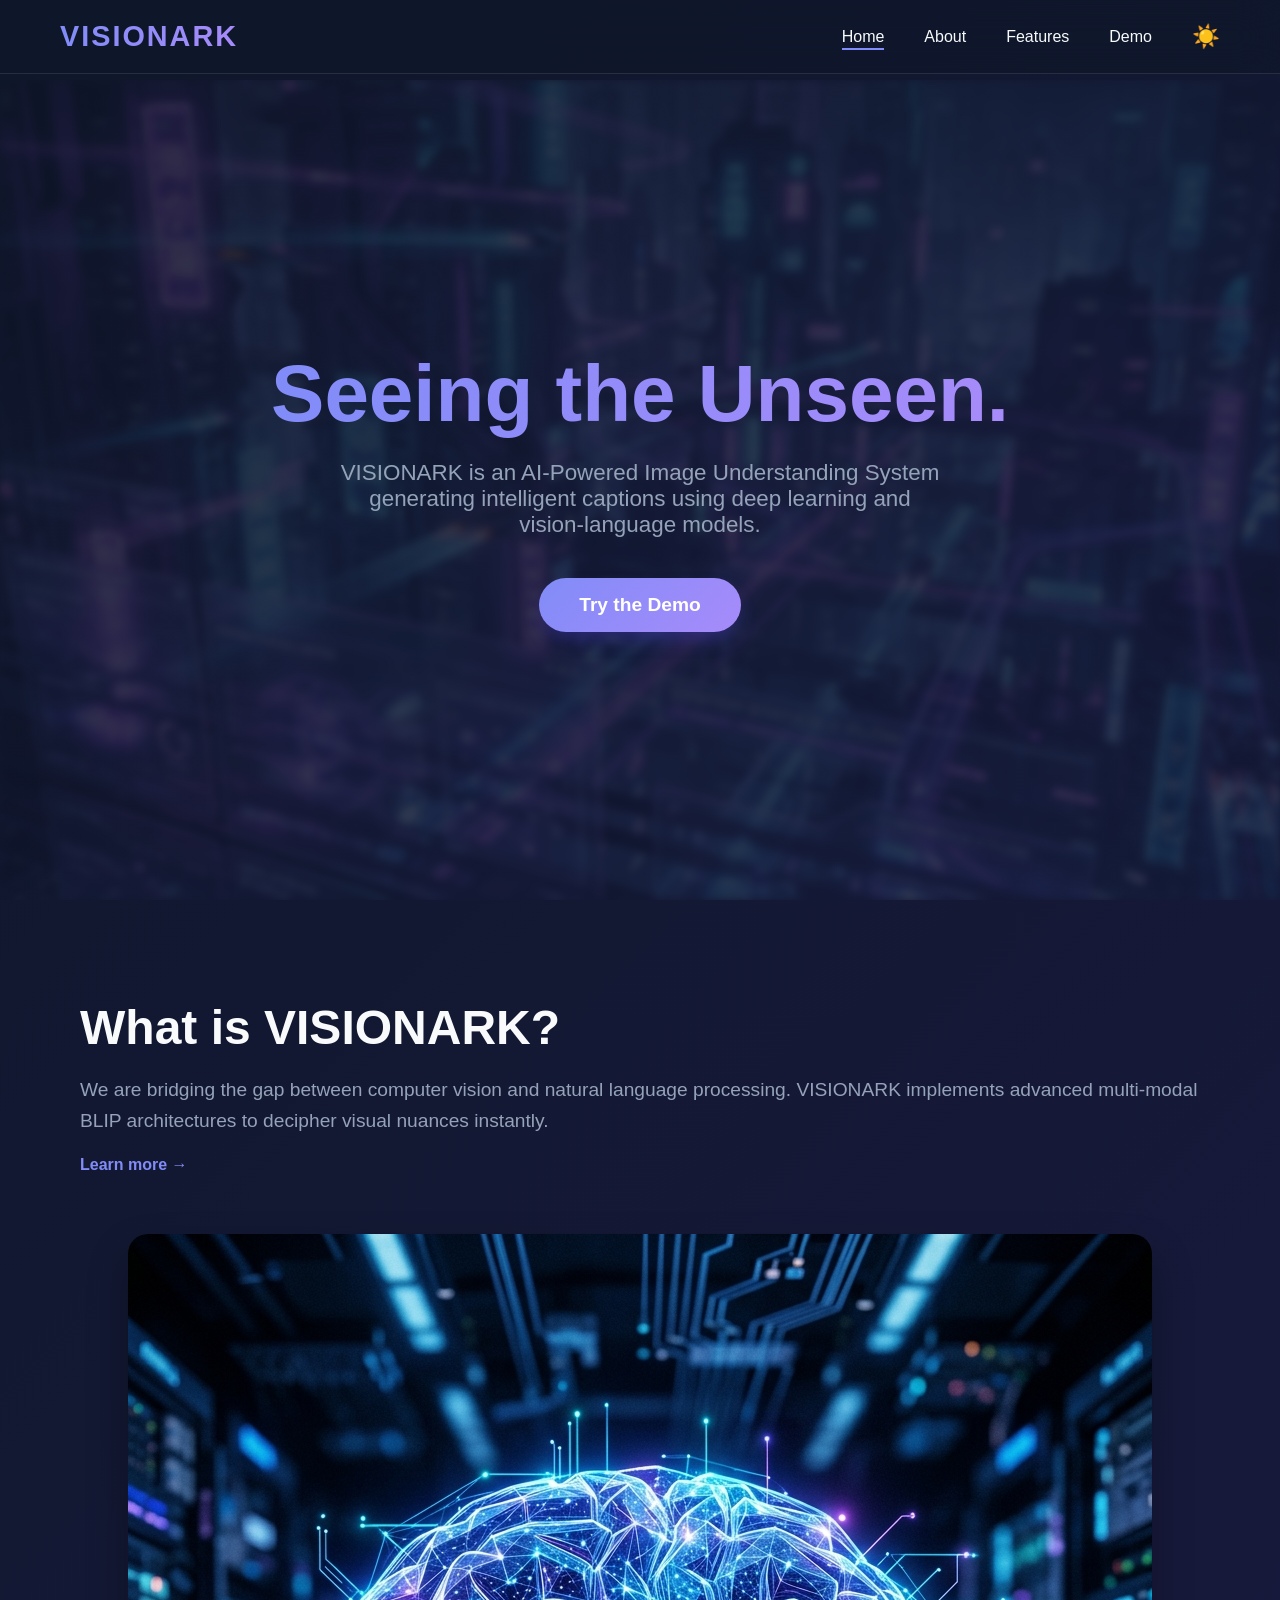
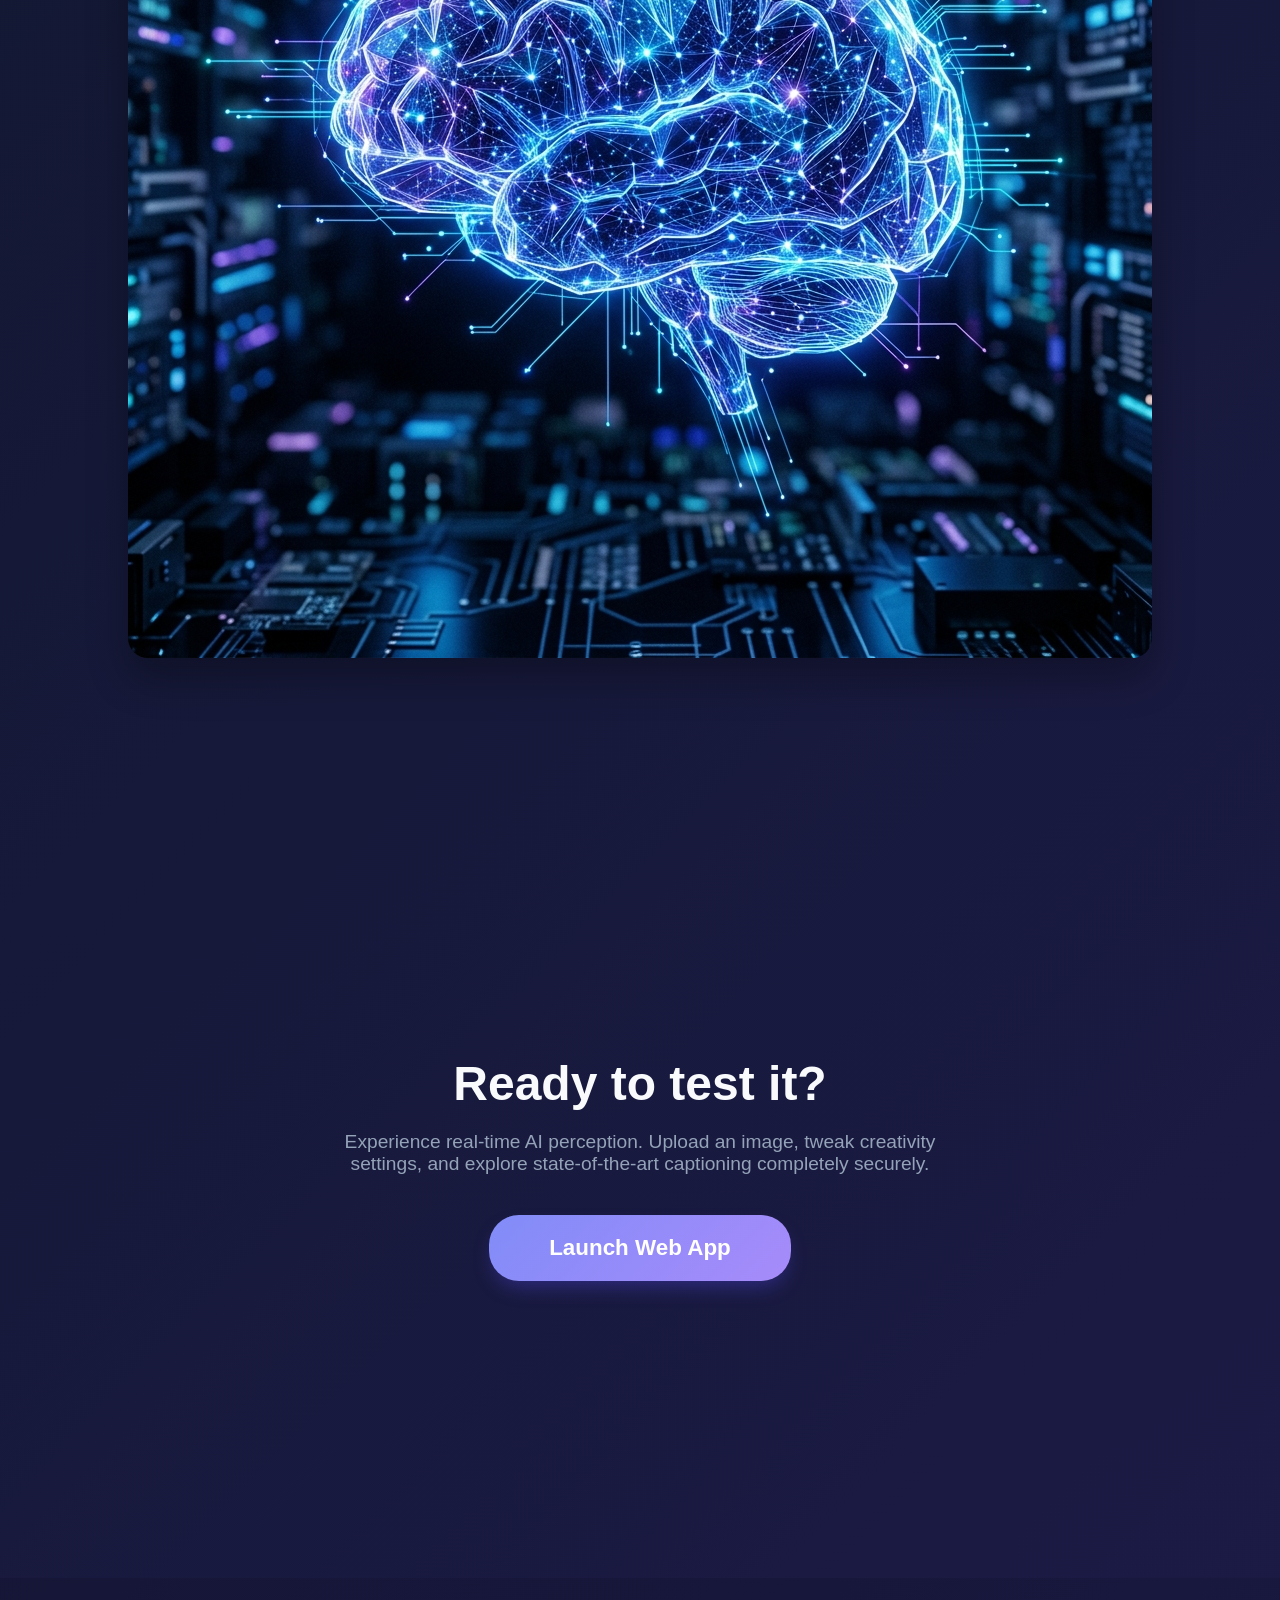
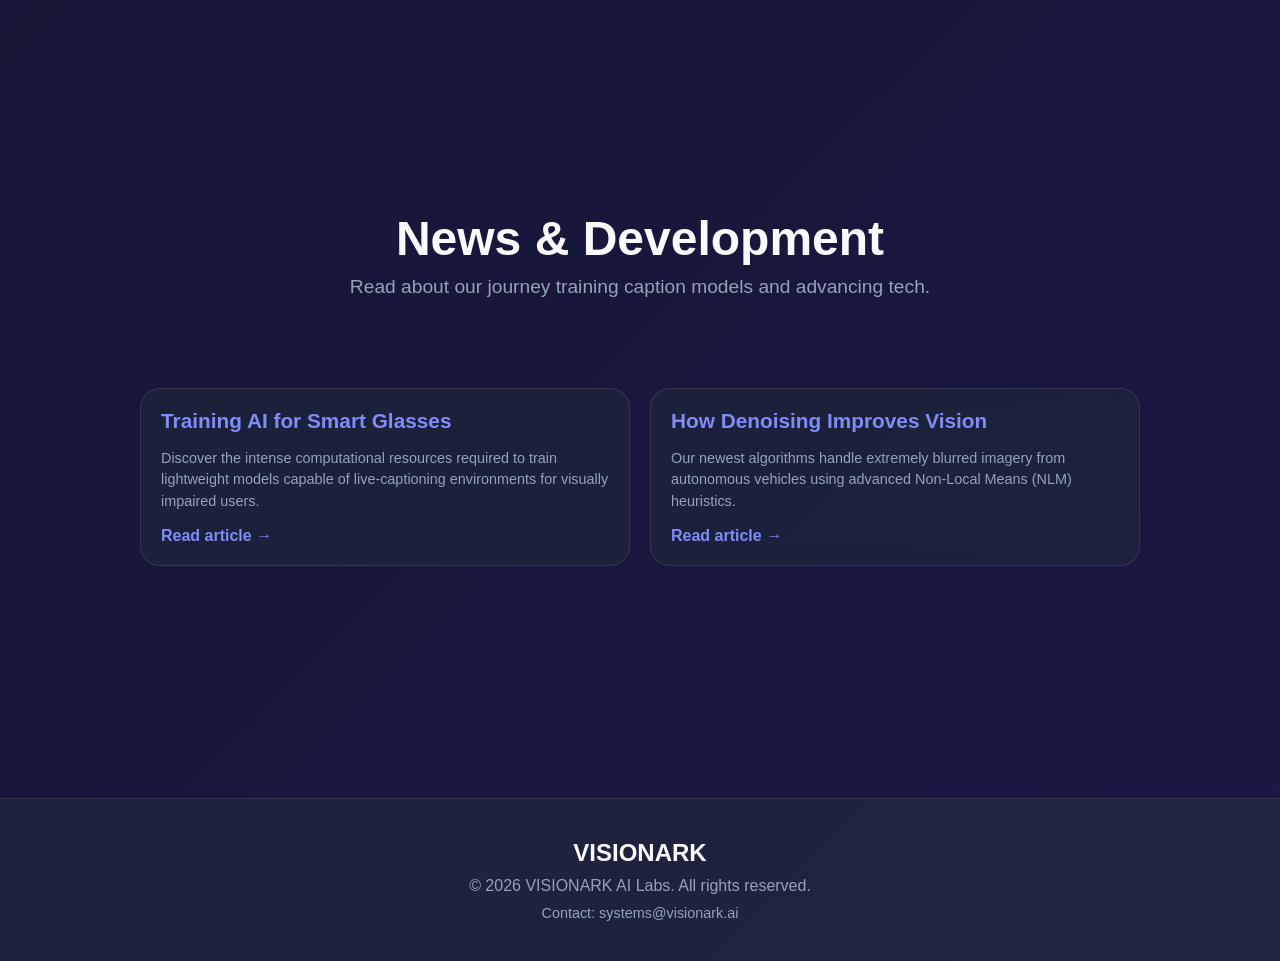
<file: static/index.html>
<!DOCTYPE html>
<html lang="en" data-theme="dark">
<head>
    <meta charset="UTF-8">
    <meta name="viewport" content="width=device-width, initial-scale=1.0">
    <title>VISIONARK - The Future of AI Image Captioning</title>
    <link rel="stylesheet" href="style.css">
</head>
<body>

    <nav>
        <a href="index.html" class="logo">VISIONARK</a>
        <div class="links">
            <a href="index.html#home" class="active">Home</a>
            <a href="about.html">About</a>
            <a href="features.html">Features</a>
            <a href="index.html#demo-preview">Demo</a>
            <button class="theme-toggle" id="themeToggle" onclick="toggleTheme()">☀️</button>
        </div>
    </nav>

    <main>
        <!-- Hero Section -->
        <section id="home" class="hero">
            <img src="assets/hero_background_1776836852157.png" class="hero-bg" alt="Hero Background">
            <h1>Seeing the Unseen.</h1>
            <p>VISIONARK is an AI-Powered Image Understanding System generating intelligent captions using deep learning and vision-language models.</p>
            <a href="demo.html" class="btn-cta">Try the Demo</a>
        </section>

        <!-- Quick About Summary -->
        <section id="about" class="split-section">
            <div class="split-text">
                <h2 class="title-gradient">What is VISIONARK?</h2>
                <p>We are bridging the gap between computer vision and natural language processing. VISIONARK implements advanced multi-modal BLIP architectures to decipher visual nuances instantly.</p>
                <a href="about.html" style="color:var(--primary); font-weight:600; text-decoration:none;">Learn more →</a>
            </div>
            <div class="split-image">
                <img src="assets/about_vision_1776836868625.png" alt="AI Brain Vision">
            </div>
        </section>

        <!-- Demo Hook -->
        <section id="demo-preview" style="text-align:center;">
            <h2 class="title-gradient" style="font-size:3em; margin-bottom: 20px;">Ready to test it?</h2>
            <p style="font-size:1.2em; color:var(--text-muted); margin-bottom: 40px; max-width:600px;">Experience real-time AI perception. Upload an image, tweak creativity settings, and explore state-of-the-art captioning completely securely.</p>
            <a href="demo.html" class="btn-cta" style="padding: 20px 60px; font-size:1.4em;">Launch Web App</a>
        </section>

        <!-- Blog Highlights -->
        <section id="blogs" style="background: rgba(0,0,0,0.1); padding-top: 100px;">
            <h2 class="title-gradient" style="font-size:3em; margin-bottom: 10px;">News & Development</h2>
            <p style="font-size:1.2em; color:var(--text-muted); margin-bottom: 50px;">Read about our journey training caption models and advancing tech.</p>

            <div class="grid-container" style="gap:20px; max-width:1000px;">
                <div class="card" style="padding: 20px; text-align:left;">
                    <h3 style="font-size: 1.3em;">Training AI for Smart Glasses</h3>
                    <p style="font-size: 0.9em; margin-bottom:15px;">Discover the intense computational resources required to train lightweight models capable of live-captioning environments for visually impaired users.</p>
                    <a href="blog-wearables.html" style="color:var(--primary); font-weight:600; text-decoration:none;">Read article →</a>
                </div>
                <div class="card" style="padding: 20px; text-align:left;">
                    <h3 style="font-size: 1.3em;">How Denoising Improves Vision</h3>
                    <p style="font-size: 0.9em; margin-bottom:15px;">Our newest algorithms handle extremely blurred imagery from autonomous vehicles using advanced Non-Local Means (NLM) heuristics.</p>
                    <a href="blog-denoising.html" style="color:var(--primary); font-weight:600; text-decoration:none;">Read article →</a>
                </div>
            </div>
        </section>
    </main>

    <footer>
        <h2 style="margin-bottom: 10px;" class="title-gradient">VISIONARK</h2>
        <p>&copy; 2026 VISIONARK AI Labs. All rights reserved.</p>
        <p style="font-size:0.9em; margin-top:10px;">Contact: systems@visionark.ai</p>
    </footer>

    <script>
        function toggleTheme() {
            const html = document.documentElement;
            const btn = document.getElementById('themeToggle');
            if(html.getAttribute('data-theme') === 'dark') {
                html.setAttribute('data-theme', 'light');
                btn.textContent = '🌙';
                localStorage.setItem('theme', 'light');
            } else {
                html.setAttribute('data-theme', 'dark');
                btn.textContent = '☀️';
                localStorage.setItem('theme', 'dark');
            }
        }

        // Initialize Theme
        const savedTheme = localStorage.getItem('theme') || 'dark';
        document.documentElement.setAttribute('data-theme', savedTheme);
        document.getElementById('themeToggle').textContent = savedTheme === 'dark' ? '☀️' : '🌙';
    </script>
</body>
</html>
</file>
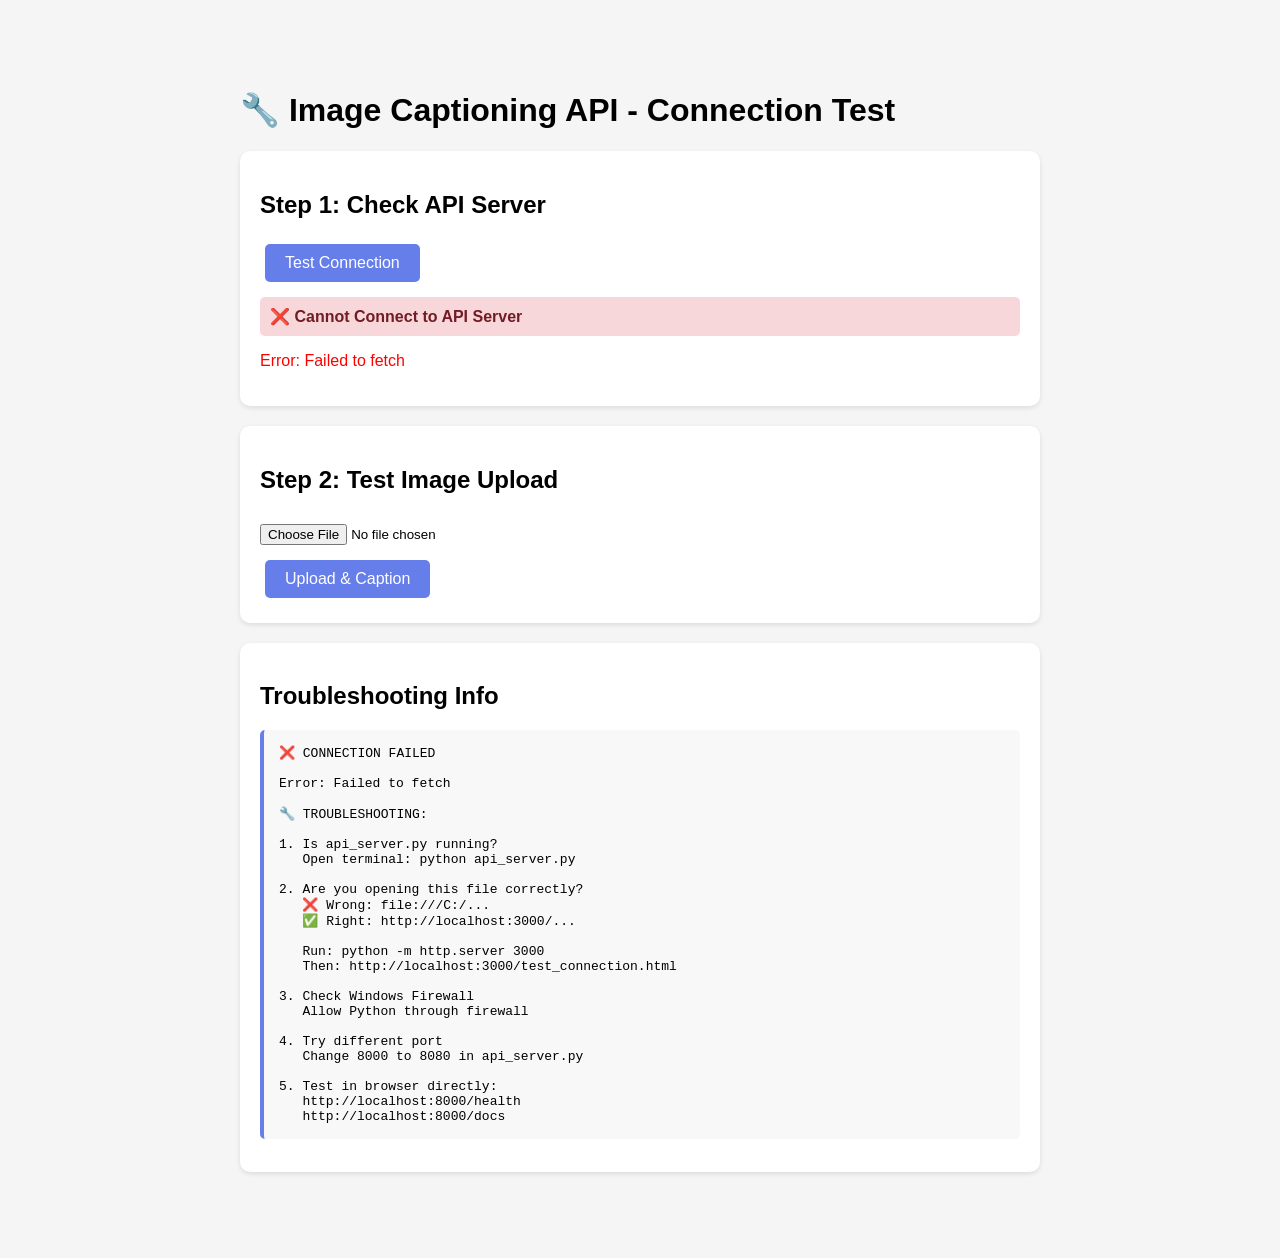
<file: test_connection.html>
<!DOCTYPE html>
<html lang="en">
<head>
    <meta charset="UTF-8">
    <meta name="viewport" content="width=device-width, initial-scale=1.0">
    <title>API Connection Test</title>
    <style>
        body {
            font-family: Arial, sans-serif;
            max-width: 800px;
            margin: 50px auto;
            padding: 20px;
            background: #f5f5f5;
        }
        .test-box {
            background: white;
            padding: 20px;
            border-radius: 10px;
            margin-bottom: 20px;
            box-shadow: 0 2px 5px rgba(0,0,0,0.1);
        }
        button {
            background: #667eea;
            color: white;
            border: none;
            padding: 10px 20px;
            border-radius: 5px;
            cursor: pointer;
            font-size: 16px;
            margin: 5px;
        }
        button:hover {
            background: #5568d3;
        }
        pre {
            background: #f8f8f8;
            padding: 15px;
            border-radius: 5px;
            overflow-x: auto;
            border-left: 4px solid #667eea;
        }
        .success { color: green; }
        .error { color: red; }
        .warning { color: orange; }
        .status {
            padding: 10px;
            border-radius: 5px;
            margin: 10px 0;
            font-weight: bold;
        }
        .status.online {
            background: #d4edda;
            color: #155724;
        }
        .status.offline {
            background: #f8d7da;
            color: #721c24;
        }
        input[type="file"] {
            margin: 10px 0;
        }
        img {
            max-width: 300px;
            border-radius: 5px;
            margin: 10px 0;
        }
    </style>
</head>
<body>
    <h1>🔧 Image Captioning API - Connection Test</h1>
    
    <div class="test-box">
        <h2>Step 1: Check API Server</h2>
        <button onclick="checkHealth()">Test Connection</button>
        <div id="healthStatus"></div>
    </div>

    <div class="test-box">
        <h2>Step 2: Test Image Upload</h2>
        <input type="file" id="testImage" accept="image/*" onchange="previewImage()">
        <div id="imagePreview"></div>
        <button onclick="testUpload()" id="uploadBtn" disabled>Upload & Caption</button>
        <div id="uploadStatus"></div>
    </div>

    <div class="test-box">
        <h2>Troubleshooting Info</h2>
        <pre id="troubleshoot">
Click "Test Connection" above to start...
        </pre>
    </div>

    <script>
        const API_URL = 'http://localhost:8000';
        let selectedFile = null;

        async function checkHealth() {
            const statusDiv = document.getElementById('healthStatus');
            const troubleshoot = document.getElementById('troubleshoot');
            
            statusDiv.innerHTML = '<p class="warning">⏳ Testing connection...</p>';
            troubleshoot.textContent = 'Testing connection to ' + API_URL + '...\n';
            
            try {
                const response = await fetch(API_URL + '/health', {
                    method: 'GET',
                    mode: 'cors'
                });
                
                if (!response.ok) {
                    throw new Error('Server returned: ' + response.status);
                }
                
                const data = await response.json();
                
                statusDiv.innerHTML = `
                    <div class="status online">
                        ✅ API Server is Online!
                    </div>
                    <pre>${JSON.stringify(data, null, 2)}</pre>
                `;
                
                troubleshoot.textContent = 
                    '✅ SUCCESS! API is reachable\n\n' +
                    'Status: ' + data.status + '\n' +
                    'Model Loaded: ' + data.model_loaded + '\n' +
                    'Device: ' + data.device + '\n' +
                    'CUDA Available: ' + data.cuda_available + '\n\n' +
                    'Next: Upload an image to test captioning!';
                
            } catch (error) {
                statusDiv.innerHTML = `
                    <div class="status offline">
                        ❌ Cannot Connect to API Server
                    </div>
                    <p class="error">Error: ${error.message}</p>
                `;
                
                troubleshoot.textContent = 
                    '❌ CONNECTION FAILED\n\n' +
                    'Error: ' + error.message + '\n\n' +
                    '🔧 TROUBLESHOOTING:\n\n' +
                    '1. Is api_server.py running?\n' +
                    '   Open terminal: python api_server.py\n\n' +
                    '2. Are you opening this file correctly?\n' +
                    '   ❌ Wrong: file:///C:/...\n' +
                    '   ✅ Right: http://localhost:3000/...\n\n' +
                    '   Run: python -m http.server 3000\n' +
                    '   Then: http://localhost:3000/test_connection.html\n\n' +
                    '3. Check Windows Firewall\n' +
                    '   Allow Python through firewall\n\n' +
                    '4. Try different port\n' +
                    '   Change 8000 to 8080 in api_server.py\n\n' +
                    '5. Test in browser directly:\n' +
                    '   http://localhost:8000/health\n' +
                    '   http://localhost:8000/docs';
            }
        }

        function previewImage() {
            const file = document.getElementById('testImage').files[0];
            const preview = document.getElementById('imagePreview');
            const uploadBtn = document.getElementById('uploadBtn');
            
            if (file) {
                selectedFile = file;
                const reader = new FileReader();
                reader.onload = (e) => {
                    preview.innerHTML = `
                        <img src="${e.target.result}" alt="Preview">
                        <p>File: ${file.name} (${(file.size / 1024).toFixed(2)} KB)</p>
                    `;
                    uploadBtn.disabled = false;
                };
                reader.readAsDataURL(file);
            }
        }

        async function testUpload() {
            if (!selectedFile) {
                alert('Please select an image first!');
                return;
            }

            const statusDiv = document.getElementById('uploadStatus');
            statusDiv.innerHTML = '<p class="warning">⏳ Generating caption...</p>';

            try {
                const formData = new FormData();
                formData.append('file', selectedFile);
                formData.append('max_tokens', '60');
                formData.append('num_beams', '5');

                const response = await fetch(API_URL + '/caption', {
                    method: 'POST',
                    body: formData
                });

                if (!response.ok) {
                    throw new Error('Upload failed: ' + response.status);
                }

                const data = await response.json();

                if (data.success) {
                    statusDiv.innerHTML = `
                        <div class="status online">
                            ✅ Caption Generated Successfully!
                        </div>
                        <h3>Caption:</h3>
                        <pre>${data.caption}</pre>
                        <p><small>Device: ${data.device}</small></p>
                    `;
                } else {
                    throw new Error('Caption generation failed');
                }

            } catch (error) {
                statusDiv.innerHTML = `
                    <div class="status offline">
                        ❌ Upload Failed
                    </div>
                    <p class="error">Error: ${error.message}</p>
                `;
            }
        }

        // Auto-check on load
        window.onload = () => {
            setTimeout(checkHealth, 500);
        };
    </script>
</body>
</html>
</file>
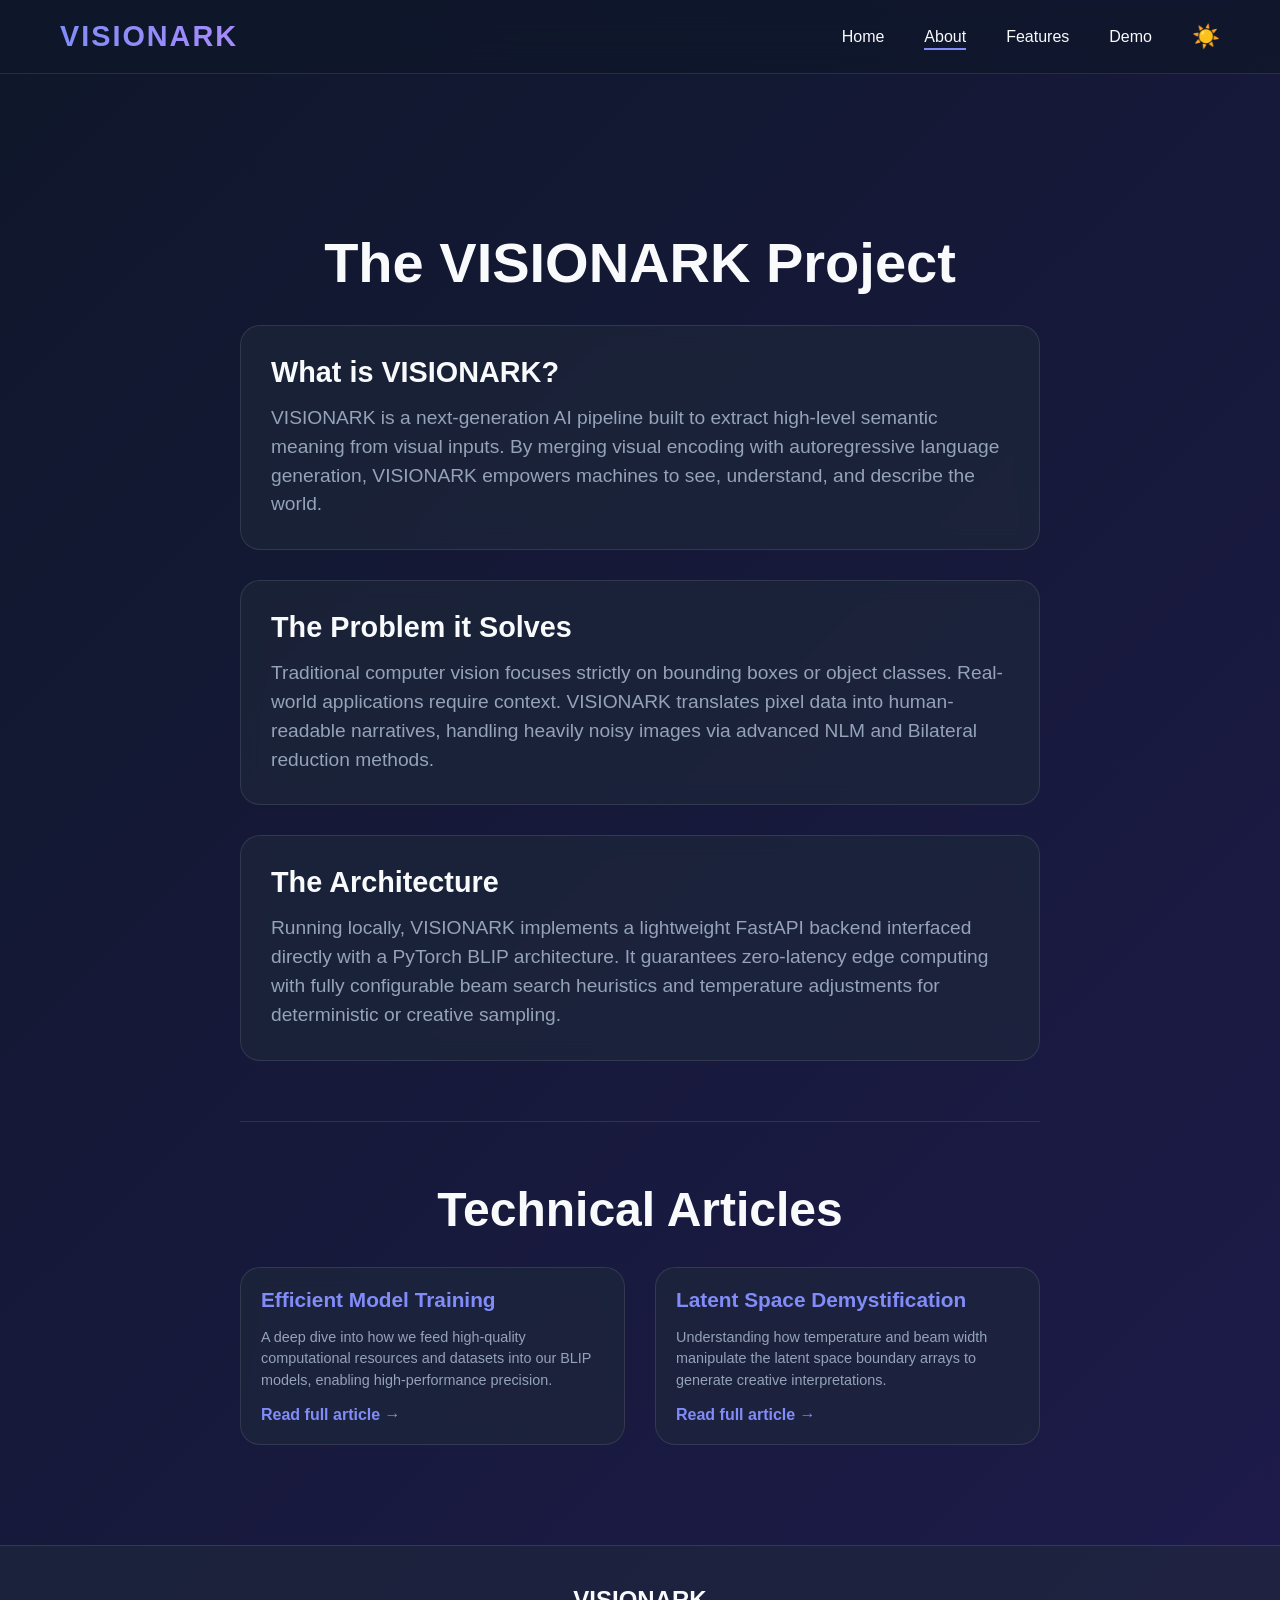
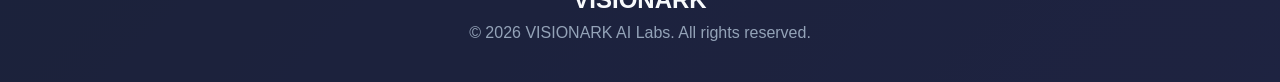
<file: static/about.html>
<!DOCTYPE html>
<html lang="en" data-theme="dark">
<head>
    <meta charset="UTF-8">
    <meta name="viewport" content="width=device-width, initial-scale=1.0">
    <title>About - VISIONARK</title>
    <link rel="stylesheet" href="style.css">
</head>
<body>

    <nav>
        <a href="index.html" class="logo">VISIONARK</a>
        <div class="links">
            <a href="index.html">Home</a>
            <a href="about.html" class="active">About</a>
            <a href="features.html">Features</a>
            <a href="demo.html">Demo</a>
            <button class="theme-toggle" id="themeToggle" onclick="toggleTheme()">☀️</button>
        </div>
    </nav>

    <main>
        <section style="justify-content: flex-start; padding-top: 150px;">
            <div style="max-width: 800px; width: 100%; text-align: left;">
                <h1 class="title-gradient" style="font-size: 3.5em; margin-bottom: 30px; text-align: center;">The VISIONARK Project</h1>
                
                <div class="card" style="margin-bottom: 30px;">
                    <h3 style="margin-bottom:15px; color:var(--text-main); font-size: 1.8em;">What is VISIONARK?</h3>
                    <p style="font-size: 1.2em;">VISIONARK is a next-generation AI pipeline built to extract high-level semantic meaning from visual inputs. By merging visual encoding with autoregressive language generation, VISIONARK empowers machines to see, understand, and describe the world.</p>
                </div>

                <div class="card" style="margin-bottom: 30px;">
                    <h3 style="margin-bottom:15px; color:var(--text-main); font-size: 1.8em;">The Problem it Solves</h3>
                    <p style="font-size: 1.2em;">Traditional computer vision focuses strictly on bounding boxes or object classes. Real-world applications require context. VISIONARK translates pixel data into human-readable narratives, handling heavily noisy images via advanced NLM and Bilateral reduction methods.</p>
                </div>

                <div class="card">
                    <h3 style="margin-bottom:15px; color:var(--text-main); font-size: 1.8em;">The Architecture</h3>
                    <p style="font-size: 1.2em;">Running locally, VISIONARK implements a lightweight FastAPI backend interfaced directly with a PyTorch BLIP architecture. It guarantees zero-latency edge computing with fully configurable beam search heuristics and temperature adjustments for deterministic or creative sampling.</p>
                </div>
                
                <hr style="border: 0; border-top: 1px solid var(--glass-border); margin: 60px 0;">

                <h1 class="title-gradient" style="font-size: 3em; margin-bottom: 30px; text-align: center;">Technical Articles</h1>
                <div class="grid-container" style="gap:30px; grid-template-columns: 1fr 1fr; margin-top:0;">
                    <div class="card" style="padding: 20px;">
                        <h3 style="font-size: 1.3em;">Efficient Model Training</h3>
                        <p style="font-size: 0.9em; margin-bottom:15px;">A deep dive into how we feed high-quality computational resources and datasets into our BLIP models, enabling high-performance precision.</p>
                        <a href="blog-training.html" style="color:var(--primary); font-weight:600; text-decoration:none;">Read full article →</a>
                    </div>
                     <div class="card" style="padding: 20px;">
                        <h3 style="font-size: 1.3em;">Latent Space Demystification</h3>
                        <p style="font-size: 0.9em; margin-bottom:15px;">Understanding how temperature and beam width manipulate the latent space boundary arrays to generate creative interpretations.</p>
                        <a href="blog-latent-space.html" style="color:var(--primary); font-weight:600; text-decoration:none;">Read full article →</a>
                    </div>
                </div>

            </div>
        </section>
    </main>

    <footer>
        <h2 style="margin-bottom: 10px;" class="title-gradient">VISIONARK</h2>
        <p>&copy; 2026 VISIONARK AI Labs. All rights reserved.</p>
    </footer>

    <script>
        function toggleTheme() {
            const html = document.documentElement;
            const btn = document.getElementById('themeToggle');
            if(html.getAttribute('data-theme') === 'dark') {
                html.setAttribute('data-theme', 'light');
                btn.textContent = '🌙';
                localStorage.setItem('theme', 'light');
            } else {
                html.setAttribute('data-theme', 'dark');
                btn.textContent = '☀️';
                localStorage.setItem('theme', 'dark');
            }
        }
        const savedTheme = localStorage.getItem('theme') || 'dark';
        document.documentElement.setAttribute('data-theme', savedTheme);
        document.getElementById('themeToggle').textContent = savedTheme === 'dark' ? '☀️' : '🌙';
    </script>
</body>
</html>
</file>
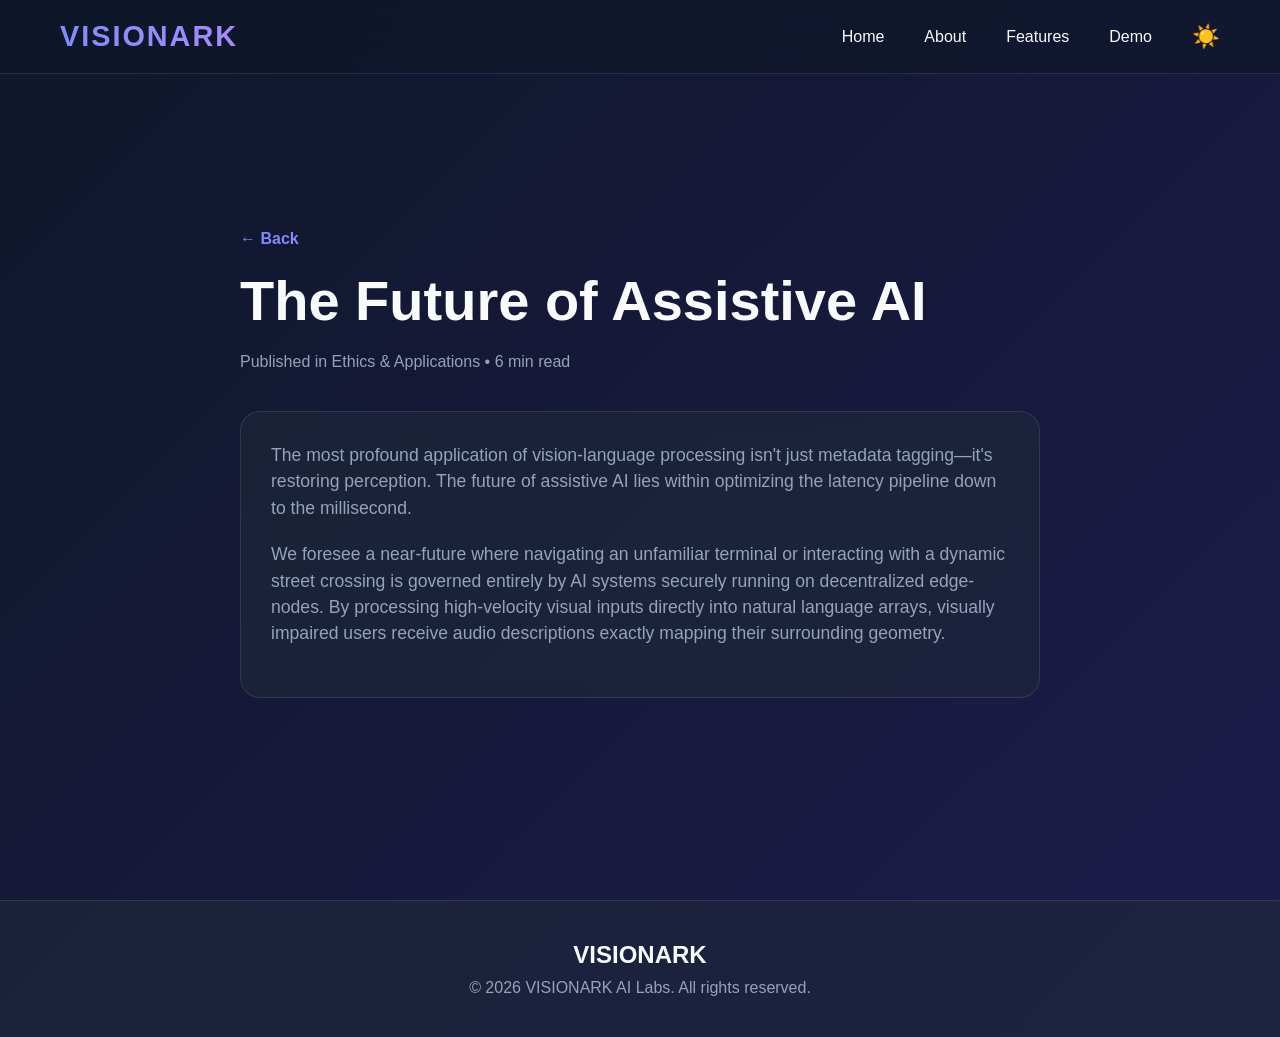
<file: static/blog-assistive.html>
<!DOCTYPE html>
<html lang="en" data-theme="dark">
<head>
    <meta charset="UTF-8">
    <meta name="viewport" content="width=device-width, initial-scale=1.0">
    <title>The Future of Assistive AI - Blog</title>
    <link rel="stylesheet" href="style.css">
</head>
<body>
    <nav>
        <a href="index.html" class="logo">VISIONARK</a>
        <div class="links">
            <a href="index.html">Home</a>
            <a href="about.html">About</a>
            <a href="features.html">Features</a>
            <a href="demo.html">Demo</a>
            <button class="theme-toggle" id="themeToggle" onclick="toggleTheme()">☀️</button>
        </div>
    </nav>

    <main>
        <section style="justify-content: flex-start; padding-top: 150px;">
            <article style="max-width: 800px; width: 100%; text-align: left;">
                <a href="features.html" style="color:var(--primary); font-weight:600; text-decoration:none; margin-bottom: 20px; display:inline-block;">← Back</a>
                <h1 class="title-gradient" style="font-size: 3.5em; margin-bottom: 20px;">The Future of Assistive AI</h1>
                <p style="color:var(--text-muted); margin-bottom:40px;">Published in Ethics & Applications • 6 min read</p>
                
                <div class="card" style="margin-bottom: 30px; font-size: 1.1em; line-height: 1.8;">
                    <p style="margin-bottom:20px;">The most profound application of vision-language processing isn't just metadata tagging—it's restoring perception. The future of assistive AI lies within optimizing the latency pipeline down to the millisecond.</p>
                    <p style="margin-bottom:20px;">We foresee a near-future where navigating an unfamiliar terminal or interacting with a dynamic street crossing is governed entirely by AI systems securely running on decentralized edge-nodes. By processing high-velocity visual inputs directly into natural language arrays, visually impaired users receive audio descriptions exactly mapping their surrounding geometry.</p>
                </div>
            </article>
        </section>
    </main>

    <footer>
        <h2 style="margin-bottom: 10px;" class="title-gradient">VISIONARK</h2>
        <p>&copy; 2026 VISIONARK AI Labs. All rights reserved.</p>
    </footer>

    <script>
        function toggleTheme() {
            const html = document.documentElement;
            const btn = document.getElementById('themeToggle');
            if(html.getAttribute('data-theme') === 'dark') {
                html.setAttribute('data-theme', 'light');
                btn.textContent = '🌙';
                localStorage.setItem('theme', 'light');
            } else {
                html.setAttribute('data-theme', 'dark');
                btn.textContent = '☀️';
                localStorage.setItem('theme', 'dark');
            }
        }
        const savedTheme = localStorage.getItem('theme') || 'dark';
        document.documentElement.setAttribute('data-theme', savedTheme);
        document.getElementById('themeToggle').textContent = savedTheme === 'dark' ? '☀️' : '🌙';
    </script>
</body>
</html>
</file>
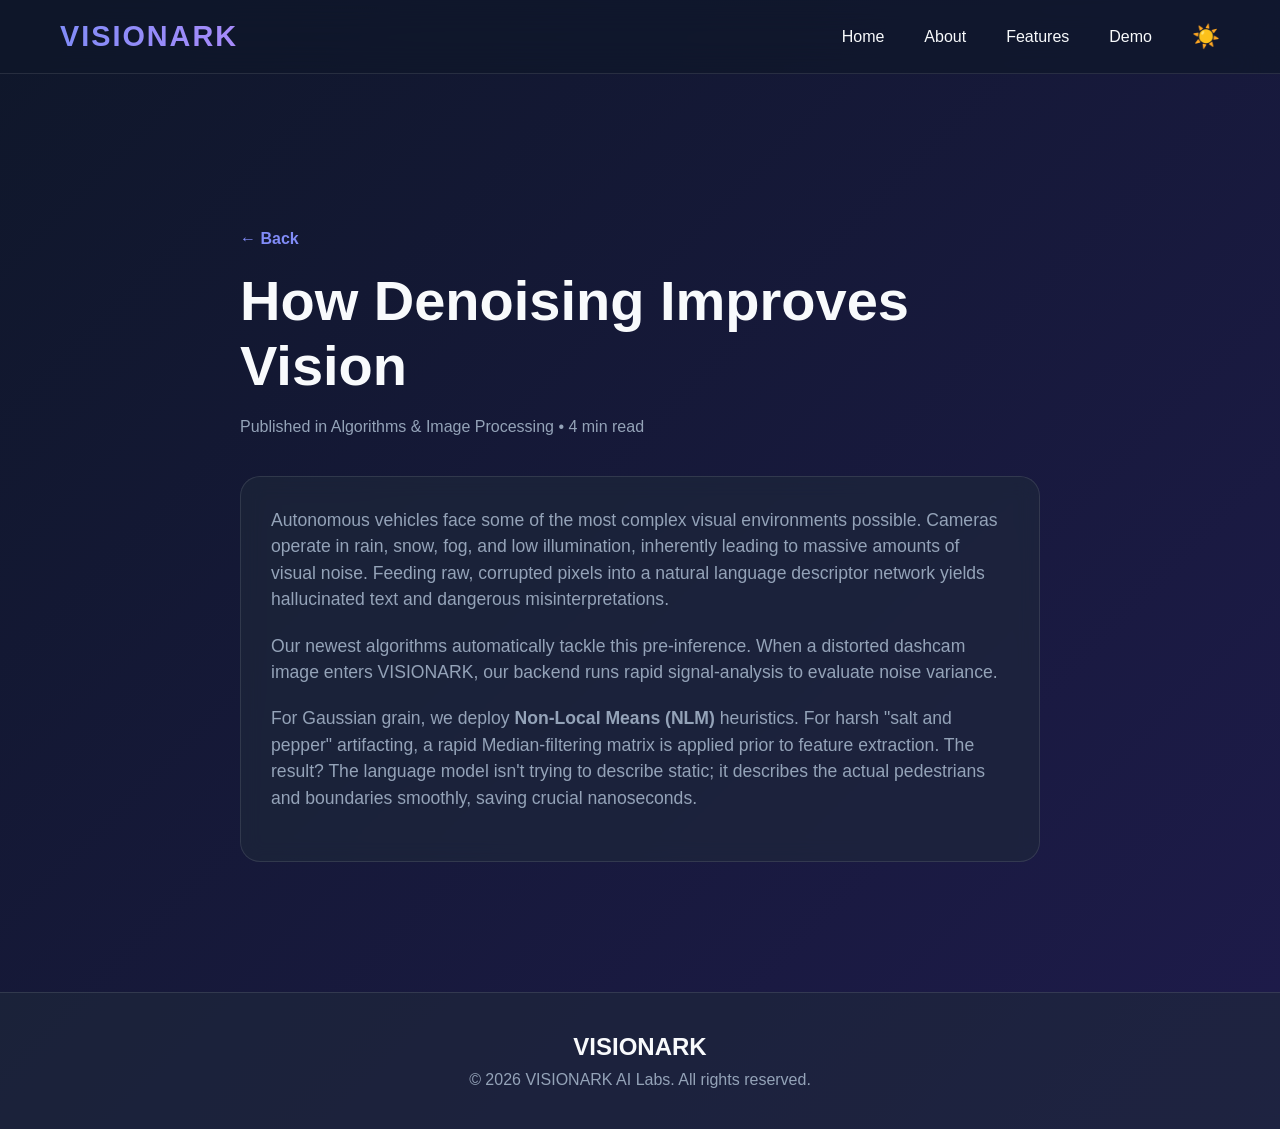
<file: static/blog-denoising.html>
<!DOCTYPE html>
<html lang="en" data-theme="dark">
<head>
    <meta charset="UTF-8">
    <meta name="viewport" content="width=device-width, initial-scale=1.0">
    <title>How Denoising Improves Vision - Blog</title>
    <link rel="stylesheet" href="style.css">
</head>
<body>

    <nav>
        <a href="index.html" class="logo">VISIONARK</a>
        <div class="links">
            <a href="index.html">Home</a>
            <a href="about.html">About</a>
            <a href="features.html">Features</a>
            <a href="demo.html">Demo</a>
            <button class="theme-toggle" id="themeToggle" onclick="toggleTheme()">☀️</button>
        </div>
    </nav>

    <main>
        <section style="justify-content: flex-start; padding-top: 150px;">
            <article style="max-width: 800px; width: 100%; text-align: left;">
                <a href="index.html" style="color:var(--primary); font-weight:600; text-decoration:none; margin-bottom: 20px; display:inline-block;">← Back</a>
                <h1 class="title-gradient" style="font-size: 3.5em; margin-bottom: 20px;">How Denoising Improves Vision</h1>
                <p style="color:var(--text-muted); margin-bottom:40px;">Published in Algorithms & Image Processing • 4 min read</p>
                
                <div class="card" style="margin-bottom: 30px; font-size: 1.1em; line-height: 1.8;">
                    <p style="margin-bottom:20px;">Autonomous vehicles face some of the most complex visual environments possible. Cameras operate in rain, snow, fog, and low illumination, inherently leading to massive amounts of visual noise. Feeding raw, corrupted pixels into a natural language descriptor network yields hallucinated text and dangerous misinterpretations.</p>
                    <p style="margin-bottom:20px;">Our newest algorithms automatically tackle this pre-inference. When a distorted dashcam image enters VISIONARK, our backend runs rapid signal-analysis to evaluate noise variance.</p>
                    <p style="margin-bottom:20px;">For Gaussian grain, we deploy <strong>Non-Local Means (NLM)</strong> heuristics. For harsh "salt and pepper" artifacting, a rapid Median-filtering matrix is applied prior to feature extraction. The result? The language model isn't trying to describe static; it describes the actual pedestrians and boundaries smoothly, saving crucial nanoseconds.</p>
                </div>
            </article>
        </section>
    </main>

    <footer>
        <h2 style="margin-bottom: 10px;" class="title-gradient">VISIONARK</h2>
        <p>&copy; 2026 VISIONARK AI Labs. All rights reserved.</p>
    </footer>

    <script>
        function toggleTheme() {
            const html = document.documentElement;
            const btn = document.getElementById('themeToggle');
            if(html.getAttribute('data-theme') === 'dark') {
                html.setAttribute('data-theme', 'light');
                btn.textContent = '🌙';
                localStorage.setItem('theme', 'light');
            } else {
                html.setAttribute('data-theme', 'dark');
                btn.textContent = '☀️';
                localStorage.setItem('theme', 'dark');
            }
        }
        const savedTheme = localStorage.getItem('theme') || 'dark';
        document.documentElement.setAttribute('data-theme', savedTheme);
        document.getElementById('themeToggle').textContent = savedTheme === 'dark' ? '☀️' : '🌙';
    </script>
</body>
</html>
</file>
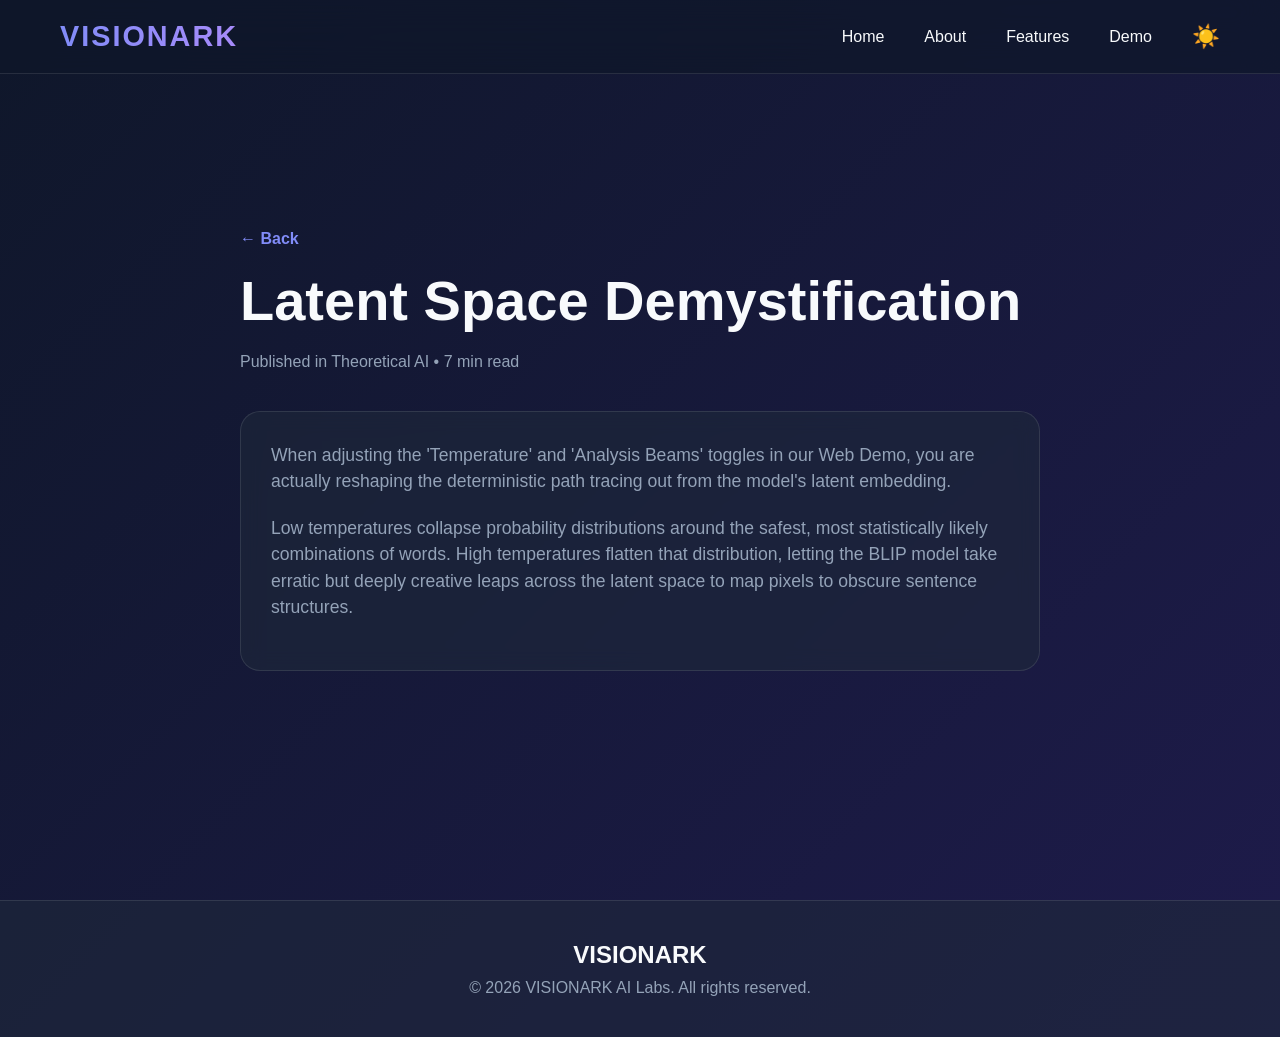
<file: static/blog-latent-space.html>
<!DOCTYPE html>
<html lang="en" data-theme="dark">
<head>
    <meta charset="UTF-8">
    <meta name="viewport" content="width=device-width, initial-scale=1.0">
    <title>Latent Space Demystification - Blog</title>
    <link rel="stylesheet" href="style.css">
</head>
<body>
    <nav>
        <a href="index.html" class="logo">VISIONARK</a>
        <div class="links">
            <a href="index.html">Home</a>
            <a href="about.html">About</a>
            <a href="features.html">Features</a>
            <a href="demo.html">Demo</a>
            <button class="theme-toggle" id="themeToggle" onclick="toggleTheme()">☀️</button>
        </div>
    </nav>

    <main>
        <section style="justify-content: flex-start; padding-top: 150px;">
            <article style="max-width: 800px; width: 100%; text-align: left;">
                <a href="about.html" style="color:var(--primary); font-weight:600; text-decoration:none; margin-bottom: 20px; display:inline-block;">← Back</a>
                <h1 class="title-gradient" style="font-size: 3.5em; margin-bottom: 20px;">Latent Space Demystification</h1>
                <p style="color:var(--text-muted); margin-bottom:40px;">Published in Theoretical AI • 7 min read</p>
                
                <div class="card" style="margin-bottom: 30px; font-size: 1.1em; line-height: 1.8;">
                    <p style="margin-bottom:20px;">When adjusting the 'Temperature' and 'Analysis Beams' toggles in our Web Demo, you are actually reshaping the deterministic path tracing out from the model's latent embedding.</p>
                    <p style="margin-bottom:20px;">Low temperatures collapse probability distributions around the safest, most statistically likely combinations of words. High temperatures flatten that distribution, letting the BLIP model take erratic but deeply creative leaps across the latent space to map pixels to obscure sentence structures.</p>
                </div>
            </article>
        </section>
    </main>

    <footer>
        <h2 style="margin-bottom: 10px;" class="title-gradient">VISIONARK</h2>
        <p>&copy; 2026 VISIONARK AI Labs. All rights reserved.</p>
    </footer>

    <script>
        function toggleTheme() {
            const html = document.documentElement;
            const btn = document.getElementById('themeToggle');
            if(html.getAttribute('data-theme') === 'dark') {
                html.setAttribute('data-theme', 'light');
                btn.textContent = '🌙';
                localStorage.setItem('theme', 'light');
            } else {
                html.setAttribute('data-theme', 'dark');
                btn.textContent = '☀️';
                localStorage.setItem('theme', 'dark');
            }
        }
        const savedTheme = localStorage.getItem('theme') || 'dark';
        document.documentElement.setAttribute('data-theme', savedTheme);
        document.getElementById('themeToggle').textContent = savedTheme === 'dark' ? '☀️' : '🌙';
    </script>
</body>
</html>
</file>
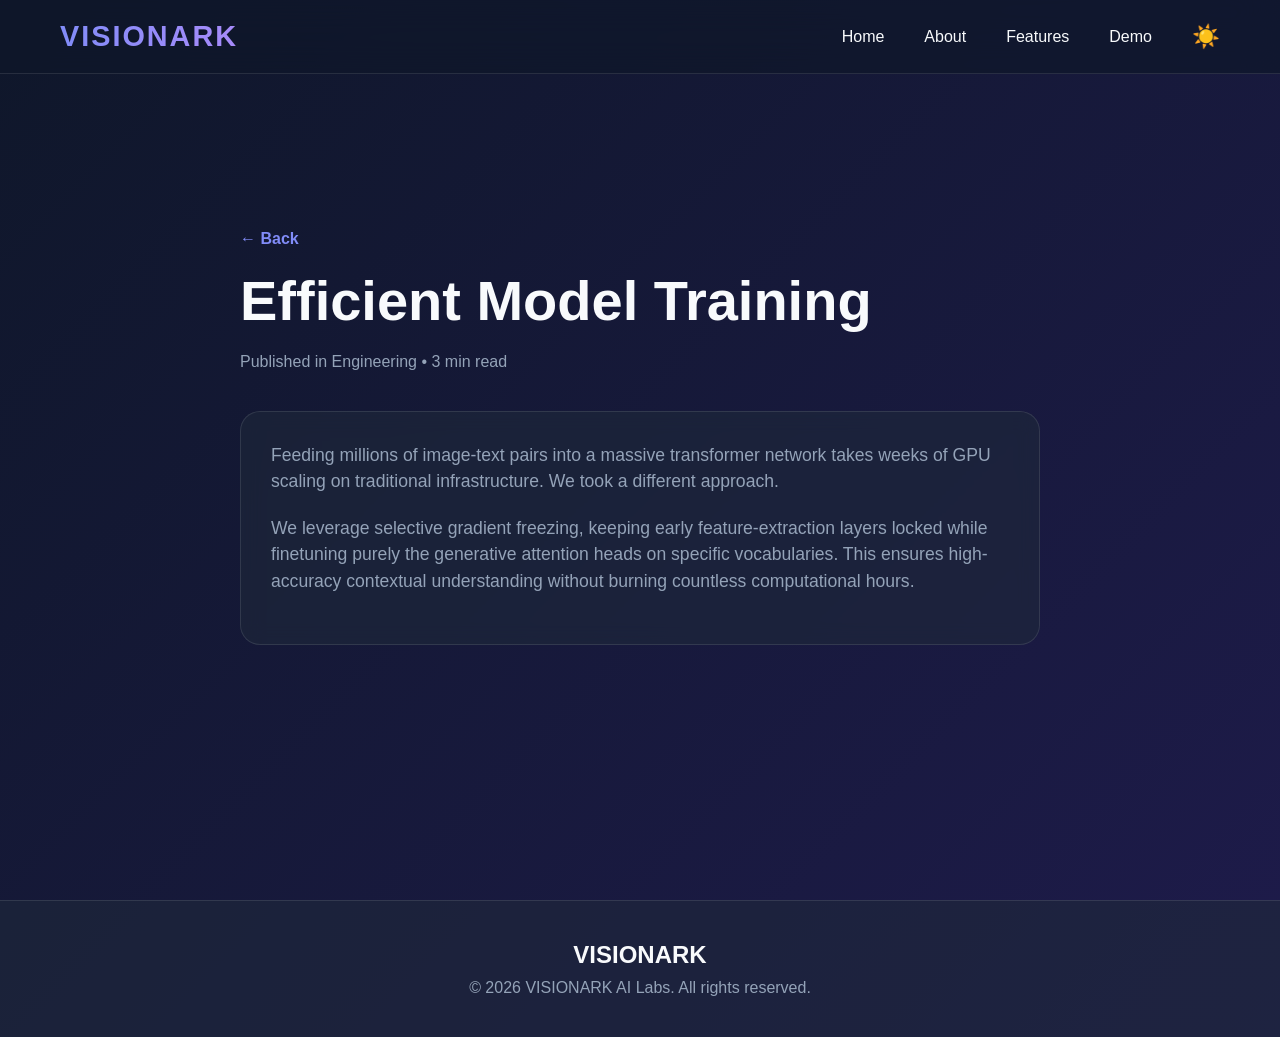
<file: static/blog-training.html>
<!DOCTYPE html>
<html lang="en" data-theme="dark">
<head>
    <meta charset="UTF-8">
    <meta name="viewport" content="width=device-width, initial-scale=1.0">
    <title>Efficient Model Training - Blog</title>
    <link rel="stylesheet" href="style.css">
</head>
<body>
    <nav>
        <a href="index.html" class="logo">VISIONARK</a>
        <div class="links">
            <a href="index.html">Home</a>
            <a href="about.html">About</a>
            <a href="features.html">Features</a>
            <a href="demo.html">Demo</a>
            <button class="theme-toggle" id="themeToggle" onclick="toggleTheme()">☀️</button>
        </div>
    </nav>

    <main>
        <section style="justify-content: flex-start; padding-top: 150px;">
            <article style="max-width: 800px; width: 100%; text-align: left;">
                <a href="about.html" style="color:var(--primary); font-weight:600; text-decoration:none; margin-bottom: 20px; display:inline-block;">← Back</a>
                <h1 class="title-gradient" style="font-size: 3.5em; margin-bottom: 20px;">Efficient Model Training</h1>
                <p style="color:var(--text-muted); margin-bottom:40px;">Published in Engineering • 3 min read</p>
                
                <div class="card" style="margin-bottom: 30px; font-size: 1.1em; line-height: 1.8;">
                    <p style="margin-bottom:20px;">Feeding millions of image-text pairs into a massive transformer network takes weeks of GPU scaling on traditional infrastructure. We took a different approach.</p>
                    <p style="margin-bottom:20px;">We leverage selective gradient freezing, keeping early feature-extraction layers locked while finetuning purely the generative attention heads on specific vocabularies. This ensures high-accuracy contextual understanding without burning countless computational hours.</p>
                </div>
            </article>
        </section>
    </main>

    <footer>
        <h2 style="margin-bottom: 10px;" class="title-gradient">VISIONARK</h2>
        <p>&copy; 2026 VISIONARK AI Labs. All rights reserved.</p>
    </footer>

    <script>
        function toggleTheme() {
            const html = document.documentElement;
            const btn = document.getElementById('themeToggle');
            if(html.getAttribute('data-theme') === 'dark') {
                html.setAttribute('data-theme', 'light');
                btn.textContent = '🌙';
                localStorage.setItem('theme', 'light');
            } else {
                html.setAttribute('data-theme', 'dark');
                btn.textContent = '☀️';
                localStorage.setItem('theme', 'dark');
            }
        }
        const savedTheme = localStorage.getItem('theme') || 'dark';
        document.documentElement.setAttribute('data-theme', savedTheme);
        document.getElementById('themeToggle').textContent = savedTheme === 'dark' ? '☀️' : '🌙';
    </script>
</body>
</html>
</file>
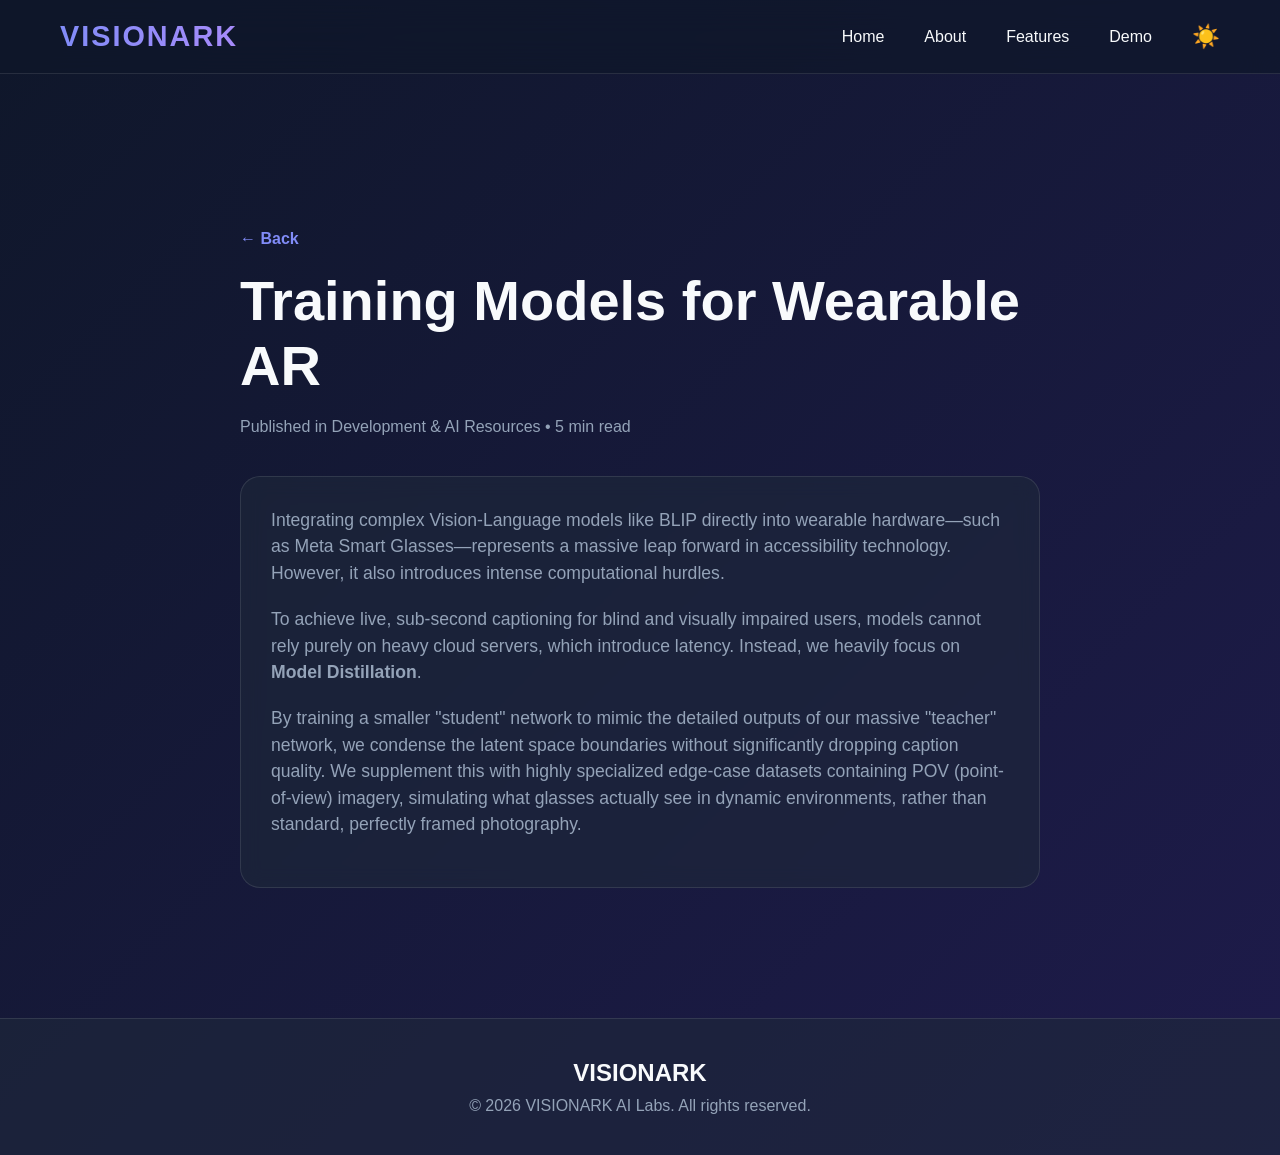
<file: static/blog-wearables.html>
<!DOCTYPE html>
<html lang="en" data-theme="dark">
<head>
    <meta charset="UTF-8">
    <meta name="viewport" content="width=device-width, initial-scale=1.0">
    <title>Training VISIONARK for Wearables - Blog</title>
    <link rel="stylesheet" href="style.css">
</head>
<body>

    <nav>
        <a href="index.html" class="logo">VISIONARK</a>
        <div class="links">
            <a href="index.html">Home</a>
            <a href="about.html">About</a>
            <a href="features.html">Features</a>
            <a href="demo.html">Demo</a>
            <button class="theme-toggle" id="themeToggle" onclick="toggleTheme()">☀️</button>
        </div>
    </nav>

    <main>
        <section style="justify-content: flex-start; padding-top: 150px;">
            <article style="max-width: 800px; width: 100%; text-align: left;">
                <a href="features.html" style="color:var(--primary); font-weight:600; text-decoration:none; margin-bottom: 20px; display:inline-block;">← Back</a>
                <h1 class="title-gradient" style="font-size: 3.5em; margin-bottom: 20px;">Training Models for Wearable AR</h1>
                <p style="color:var(--text-muted); margin-bottom:40px;">Published in Development & AI Resources • 5 min read</p>
                
                <div class="card" style="margin-bottom: 30px; font-size: 1.1em; line-height: 1.8;">
                    <p style="margin-bottom:20px;">Integrating complex Vision-Language models like BLIP directly into wearable hardware—such as Meta Smart Glasses—represents a massive leap forward in accessibility technology. However, it also introduces intense computational hurdles.</p>
                    <p style="margin-bottom:20px;">To achieve live, sub-second captioning for blind and visually impaired users, models cannot rely purely on heavy cloud servers, which introduce latency. Instead, we heavily focus on <strong>Model Distillation</strong>.</p>
                    <p style="margin-bottom:20px;">By training a smaller "student" network to mimic the detailed outputs of our massive "teacher" network, we condense the latent space boundaries without significantly dropping caption quality. We supplement this with highly specialized edge-case datasets containing POV (point-of-view) imagery, simulating what glasses actually see in dynamic environments, rather than standard, perfectly framed photography.</p>
                </div>
            </article>
        </section>
    </main>

    <footer>
        <h2 style="margin-bottom: 10px;" class="title-gradient">VISIONARK</h2>
        <p>&copy; 2026 VISIONARK AI Labs. All rights reserved.</p>
    </footer>

    <script>
        function toggleTheme() {
            const html = document.documentElement;
            const btn = document.getElementById('themeToggle');
            if(html.getAttribute('data-theme') === 'dark') {
                html.setAttribute('data-theme', 'light');
                btn.textContent = '🌙';
                localStorage.setItem('theme', 'light');
            } else {
                html.setAttribute('data-theme', 'dark');
                btn.textContent = '☀️';
                localStorage.setItem('theme', 'dark');
            }
        }
        const savedTheme = localStorage.getItem('theme') || 'dark';
        document.documentElement.setAttribute('data-theme', savedTheme);
        document.getElementById('themeToggle').textContent = savedTheme === 'dark' ? '☀️' : '🌙';
    </script>
</body>
</html>
</file>
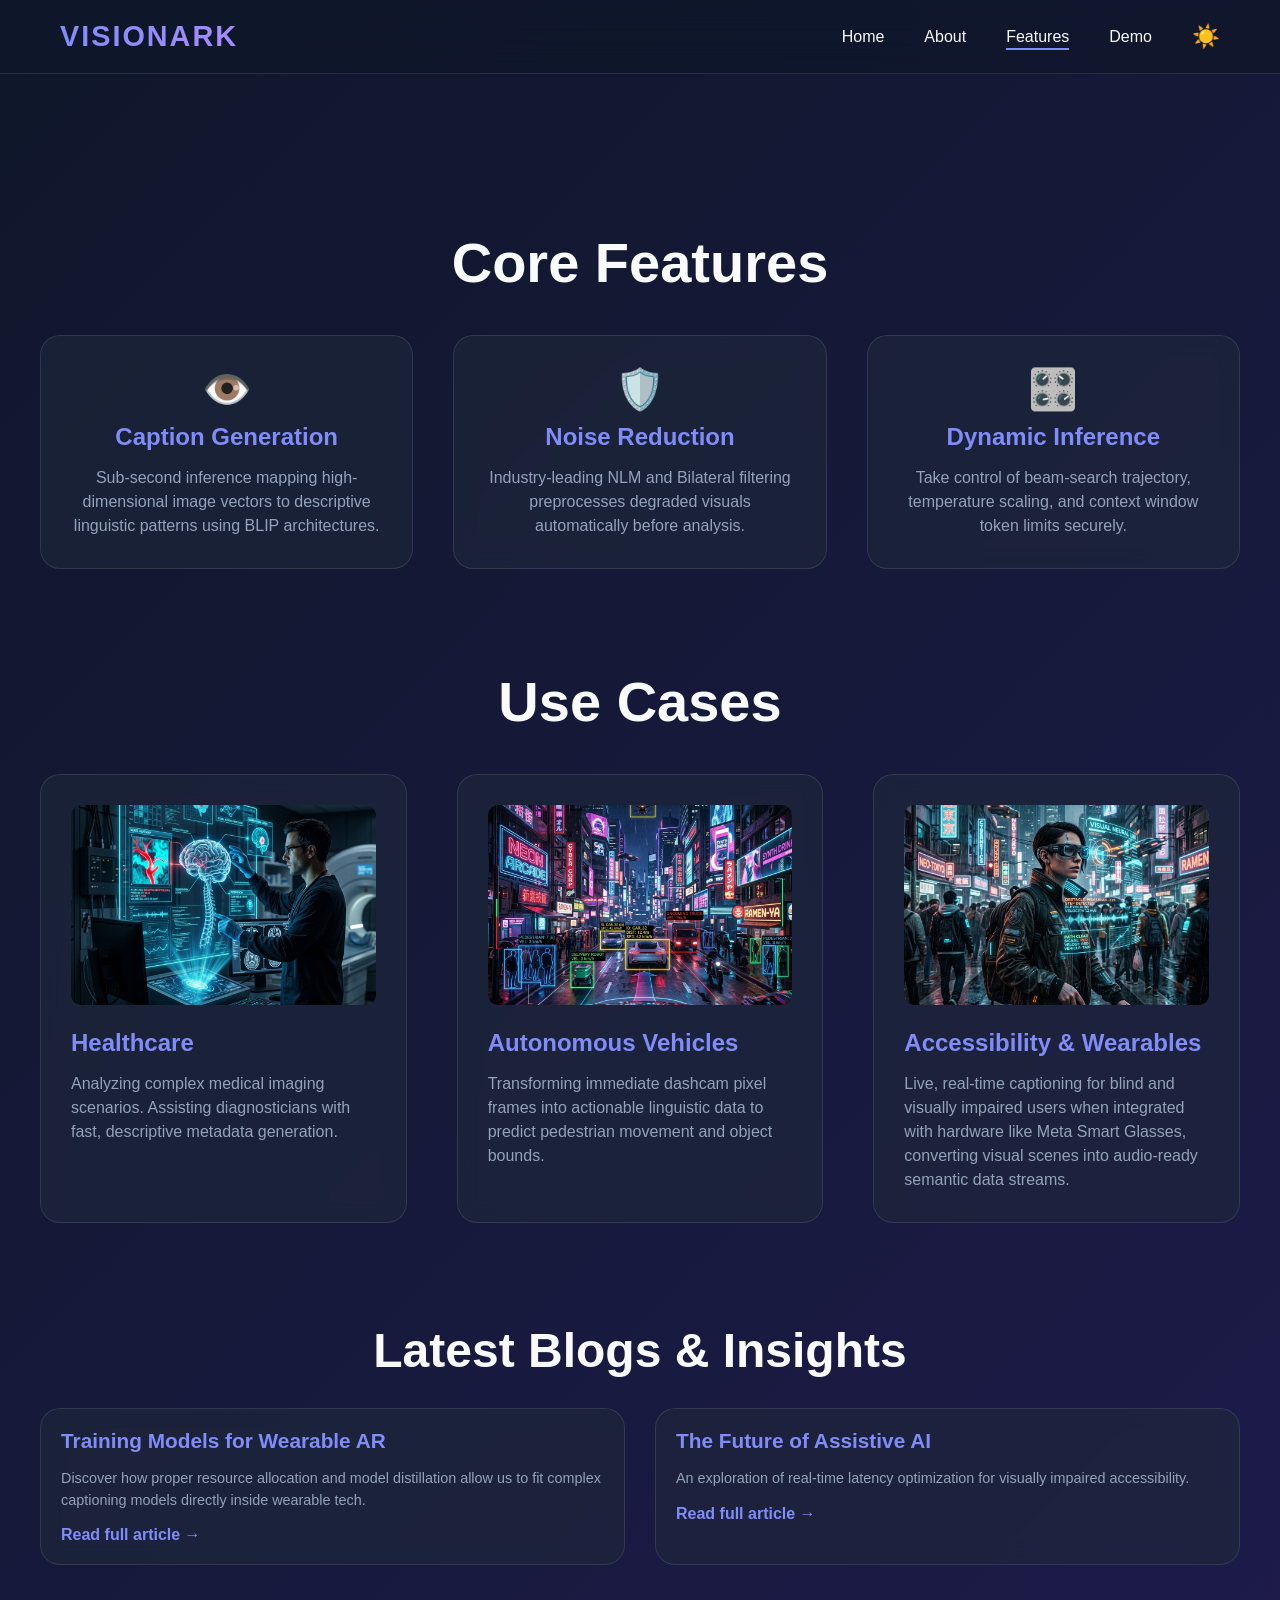
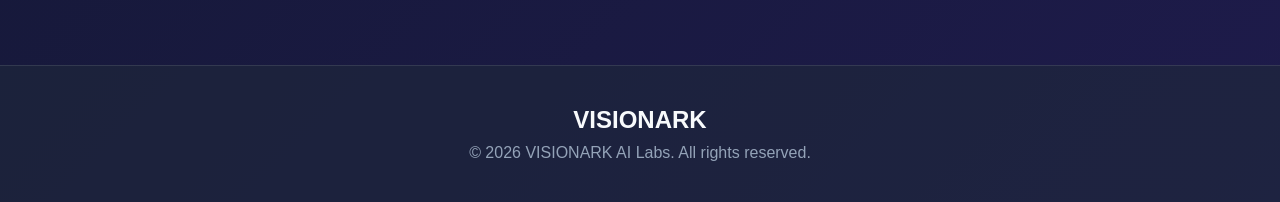
<file: static/features.html>
<!DOCTYPE html>
<html lang="en" data-theme="dark">
<head>
    <meta charset="UTF-8">
    <meta name="viewport" content="width=device-width, initial-scale=1.0">
    <title>Features & Use Cases - VISIONARK</title>
    <link rel="stylesheet" href="style.css">
</head>
<body>

    <nav>
        <a href="index.html" class="logo">VISIONARK</a>
        <div class="links">
            <a href="index.html">Home</a>
            <a href="about.html">About</a>
            <a href="features.html" class="active">Features</a>
            <a href="demo.html">Demo</a>
            <button class="theme-toggle" id="themeToggle" onclick="toggleTheme()">☀️</button>
        </div>
    </nav>

    <main>
        <section style="padding-top: 150px;">
            <h1 class="title-gradient" style="font-size: 3.5em; text-align: center;">Core Features</h1>
            
            <div class="grid-container">
                <div class="card" style="text-align: center;">
                    <div style="font-size:40px; margin-bottom:10px;">👁️</div>
                    <h3>Caption Generation</h3>
                    <p>Sub-second inference mapping high-dimensional image vectors to descriptive linguistic patterns using BLIP architectures.</p>
                </div>
                <div class="card" style="text-align: center;">
                    <div style="font-size:40px; margin-bottom:10px;">🛡️</div>
                    <h3>Noise Reduction</h3>
                    <p>Industry-leading NLM and Bilateral filtering preprocesses degraded visuals automatically before analysis.</p>
                </div>
                <div class="card" style="text-align: center;">
                    <div style="font-size:40px; margin-bottom:10px;">🎛️</div>
                    <h3>Dynamic Inference</h3>
                    <p>Take control of beam-search trajectory, temperature scaling, and context window token limits securely.</p>
                </div>
            </div>
            
            <h1 class="title-gradient" style="font-size: 3.5em; text-align: center; margin-top: 100px;">Use Cases</h1>
            <div class="grid-container" style="gap:50px;">
                <div class="card">
                    <img src="assets/usecase_health_1776836898652.png" alt="Healthcare AI">
                    <h3>Healthcare</h3>
                    <p>Analyzing complex medical imaging scenarios. Assisting diagnosticians with fast, descriptive metadata generation.</p>
                </div>
                <div class="card">
                    <img src="assets/usecase_auto_1776836920055.png" alt="Autonomous Vehicles">
                    <h3>Autonomous Vehicles</h3>
                    <p>Transforming immediate dashcam pixel frames into actionable linguistic data to predict pedestrian movement and object bounds.</p>
                </div>
                <div class="card">
                    <img src="assets/usecase_glasses_1776837715586.png" alt="Smart Glasses Accessibility">
                    <h3>Accessibility & Wearables</h3>
                    <p>Live, real-time captioning for blind and visually impaired users when integrated with hardware like Meta Smart Glasses, converting visual scenes into audio-ready semantic data streams.</p>
                </div>
            </div>
            
            <h1 class="title-gradient" style="font-size: 3em; text-align: center; margin-top: 100px;">Latest Blogs & Insights</h1>
            <div class="grid-container" style="gap:30px; margin-top:30px;">
                <div class="card" style="padding: 20px;">
                    <h3 style="font-size: 1.3em;">Training Models for Wearable AR</h3>
                    <p style="font-size: 0.9em; margin-bottom:15px;">Discover how proper resource allocation and model distillation allow us to fit complex captioning models directly inside wearable tech.</p>
                    <a href="blog-wearables.html" style="color:var(--primary); font-weight:600; text-decoration:none;">Read full article →</a>
                </div>
                <div class="card" style="padding: 20px;">
                    <h3 style="font-size: 1.3em;">The Future of Assistive AI</h3>
                    <p style="font-size: 0.9em; margin-bottom:15px;">An exploration of real-time latency optimization for visually impaired accessibility.</p>
                    <a href="blog-assistive.html" style="color:var(--primary); font-weight:600; text-decoration:none;">Read full article →</a>
                </div>
            </div>
        </section>
    </main>

    <footer>
        <h2 style="margin-bottom: 10px;" class="title-gradient">VISIONARK</h2>
        <p>&copy; 2026 VISIONARK AI Labs. All rights reserved.</p>
    </footer>

    <script>
        function toggleTheme() {
            const html = document.documentElement;
            const btn = document.getElementById('themeToggle');
            if(html.getAttribute('data-theme') === 'dark') {
                html.setAttribute('data-theme', 'light');
                btn.textContent = '🌙';
                localStorage.setItem('theme', 'light');
            } else {
                html.setAttribute('data-theme', 'dark');
                btn.textContent = '☀️';
                localStorage.setItem('theme', 'dark');
            }
        }
        const savedTheme = localStorage.getItem('theme') || 'dark';
        document.documentElement.setAttribute('data-theme', savedTheme);
        document.getElementById('themeToggle').textContent = savedTheme === 'dark' ? '☀️' : '🌙';
    </script>
</body>
</html>
</file>
<file: static/style.css>
:root {
    /* Dark Theme Default */
    --primary: #818cf8;
    --secondary: #a78bfa;
    --bg-gradient: linear-gradient(135deg, #0f172a 0%, #1e1b4b 100%);
    --glass-bg: rgba(15, 23, 42, 0.7);
    --glass-border: rgba(255, 255, 255, 0.1);
    --text-main: #f8fafc;
    --text-muted: #94a3b8;
    --card-bg: rgba(30, 41, 59, 0.6);
    --danger: #ef4444;
    --success: #10b981;
}

[data-theme="light"] {
    --primary: #4f46e5;
    --secondary: #7c3aed;
    --bg-gradient: linear-gradient(135deg, #f8fafc 0%, #e2e8f0 100%);
    --glass-bg: rgba(255, 255, 255, 0.7);
    --glass-border: rgba(255, 255, 255, 0.4);
    --text-main: #0f172a;
    --text-muted: #64748b;
    --card-bg: rgba(255, 255, 255, 0.8);
}

* {
    margin: 0;
    padding: 0;
    box-sizing: border-box;
    font-family: 'Inter', sans-serif;
    scroll-behavior: smooth;
}

body {
    background: var(--bg-gradient);
    color: var(--text-main);
    display: flex;
    flex-direction: column;
    min-height: 100vh;
    transition: background 0.3s ease, color 0.3s ease;
    overflow-x: hidden;
}

/* Navbar */
nav {
    position: fixed;
    top: 0;
    width: 100%;
    padding: 20px 60px;
    background: var(--glass-bg);
    backdrop-filter: blur(20px);
    -webkit-backdrop-filter: blur(20px);
    border-bottom: 1px solid var(--glass-border);
    display: flex;
    justify-content: space-between;
    align-items: center;
    z-index: 1000;
}

nav .logo {
    font-size: 1.8em;
    font-weight: 800;
    background: linear-gradient(to right, var(--primary), var(--secondary));
    -webkit-background-clip: text;
    -webkit-text-fill-color: transparent;
    text-decoration: none;
    letter-spacing: 2px;
}

nav .links {
    display: flex;
    gap: 40px;
    align-items: center;
}

nav .links a {
    color: var(--text-main);
    text-decoration: none;
    font-weight: 500;
    font-size: 1em;
    transition: color 0.3s;
    position: relative;
}

nav .links a::after {
    content: '';
    position: absolute;
    width: 0;
    height: 2px;
    bottom: -4px;
    left: 0;
    background: var(--primary);
    transition: width 0.3s;
}

nav .links a:hover::after, nav .links a.active::after {
    width: 100%;
}

.theme-toggle {
    background: none;
    border: none;
    color: var(--text-main);
    font-size: 1.4em;
    cursor: pointer;
    transition: transform 0.3s;
}

.theme-toggle:hover {
    transform: scale(1.2) rotate(15deg);
}

/* Main Layout */
main {
    flex: 1;
    margin-top: 80px;
}

/* Common Section */
section {
    padding: 100px 40px;
    min-height: calc(100vh - 80px);
    display: flex;
    align-items: center;
    justify-content: center;
    flex-direction: column;
}

/* Hero Section */
.hero {
    position: relative;
    text-align: center;
    overflow: hidden;
}

.hero-bg {
    position: absolute;
    top: 50%;
    left: 50%;
    transform: translate(-50%, -50%);
    width: 100%;
    height: 100%;
    object-fit: cover;
    opacity: 0.15;
    z-index: -1;
    filter: blur(4px);
}

.hero h1 {
    font-size: 5em;
    font-weight: 800;
    background: linear-gradient(to right, var(--primary), var(--secondary));
    -webkit-background-clip: text;
    -webkit-text-fill-color: transparent;
    margin-bottom: 20px;
    animation: slideUp 0.8s ease;
}

.hero p {
    font-size: 1.4em;
    color: var(--text-muted);
    max-width: 600px;
    margin: 0 auto 40px;
    animation: fadeIn 1.2s ease;
}

.btn-cta {
    display: inline-block;
    padding: 16px 40px;
    background: linear-gradient(135deg, var(--primary) 0%, var(--secondary) 100%);
    color: white;
    font-size: 1.2em;
    font-weight: 600;
    border-radius: 30px;
    text-decoration: none;
    box-shadow: 0 10px 20px -5px rgba(79, 70, 229, 0.4);
    transition: all 0.3s;
    animation: slideUp 1s ease;
}

.btn-cta:hover {
    transform: translateY(-3px) scale(1.05);
    box-shadow: 0 15px 25px -5px rgba(79, 70, 229, 0.6);
}

/* Split Layout (About) */
.split-section {
    display: flex;
    align-items: center;
    max-width: 1200px;
    margin: 0 auto;
    gap: 60px;
}

.split-text {
    flex: 1;
}

.split-text h2 {
    font-size: 3em;
    margin-bottom: 20px;
}

.split-text p {
    font-size: 1.2em;
    color: var(--text-muted);
    line-height: 1.6;
    margin-bottom: 20px;
}

.split-image {
    flex: 1;
    border-radius: 20px;
    overflow: hidden;
    box-shadow: 0 20px 40px rgba(0,0,0,0.3);
}

.split-image img {
    width: 100%;
    display: block;
    transition: transform 0.5s;
}

.split-image:hover img {
    transform: scale(1.05);
}

/* Grid Views (Features & Use Cases) */
.grid-container {
    max-width: 1200px;
    width: 100%;
    display: grid;
    grid-template-columns: repeat(auto-fit, minmax(300px, 1fr));
    gap: 40px;
    margin-top: 40px;
}

.card {
    background: var(--card-bg);
    border: 1px solid var(--glass-border);
    backdrop-filter: blur(10px);
    border-radius: 20px;
    padding: 30px;
    transition: all 0.3s;
    overflow: hidden;
}

.card:hover {
    transform: translateY(-10px);
    box-shadow: 0 20px 40px rgba(0,0,0,0.2);
    border-color: var(--primary);
}

.card img {
    width: 100%;
    height: 200px;
    object-fit: cover;
    border-radius: 10px;
    margin-bottom: 20px;
}

.card h3 {
    font-size: 1.5em;
    margin-bottom: 15px;
    color: var(--primary);
}

.card p {
    color: var(--text-muted);
    line-height: 1.5;
}

/* Form Demo UI Integrations */
.demo-container {
    background: var(--card-bg);
    backdrop-filter: blur(16px);
    border: 1px solid var(--glass-border);
    border-radius: 24px;
    box-shadow: 0 25px 50px -12px rgba(0, 0, 0, 0.4);
    max-width: 900px;
    width: 100%;
    padding: 40px;
    margin: 50px auto;
}

.upload-area {
    background: rgba(0, 0, 0, 0.2);
    border: 2px dashed var(--glass-border);
    border-radius: 16px;
    padding: 50px 20px;
    text-align: center;
    cursor: pointer;
    transition: all 0.3s;
    margin-bottom: 30px;
}

.upload-area:hover, .upload-area.dragover {
    border-color: var(--primary);
    background: rgba(79, 70, 229, 0.1);
}

.controls-grid {
    display: grid;
    grid-template-columns: repeat(auto-fit, minmax(200px, 1fr));
    gap: 20px;
    margin-bottom: 30px;
}

.control-card {
    background: rgba(0,0,0,0.1);
    padding: 20px;
    border-radius: 16px;
    border: 1px solid var(--glass-border);
}

label { font-weight: 600; font-size: 0.9em; }

input, select {
    width: 100%;
    padding: 10px 12px;
    border: 1px solid var(--glass-border);
    border-radius: 10px;
    background: rgba(255,255,255,0.05);
    color: var(--text-main);
    margin-top: 10px;
}

/* Animations */
@keyframes fadeIn { from { opacity: 0; } to { opacity: 1; } }
@keyframes slideUp { from { opacity: 0; transform: translateY(30px); } to { opacity: 1; transform: translateY(0); } }

/* Footer */
footer {
    background: var(--card-bg);
    padding: 40px;
    text-align: center;
    border-top: 1px solid var(--glass-border);
    margin-top: auto;
}

footer p {
    color: var(--text-muted);
}
</file>
